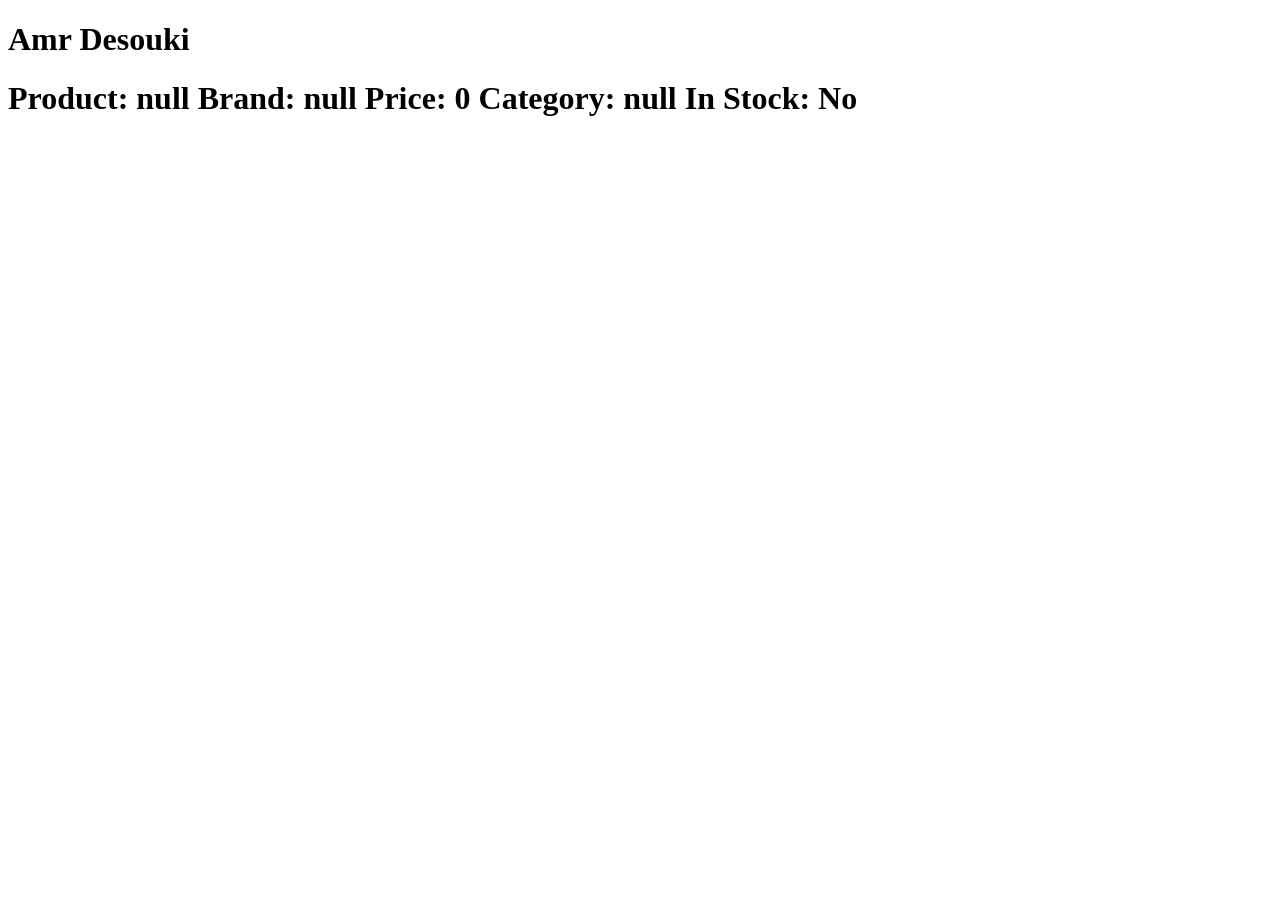
<file: Day-1/index.html>
<!DOCTYPE html>
<html lang="en">
<head>
    <meta charset="UTF-8">
    <meta name="viewport" content="width=device-width, initial-scale=1.0">
    
    <title>Document</title>
</head>
<body>
    
    <h1 id="mainTitle"> Amr Desouki </h1>
    <h1 id="result"></h1>
    <script src="js/script.js"></script>
</body>
</html>
</file>
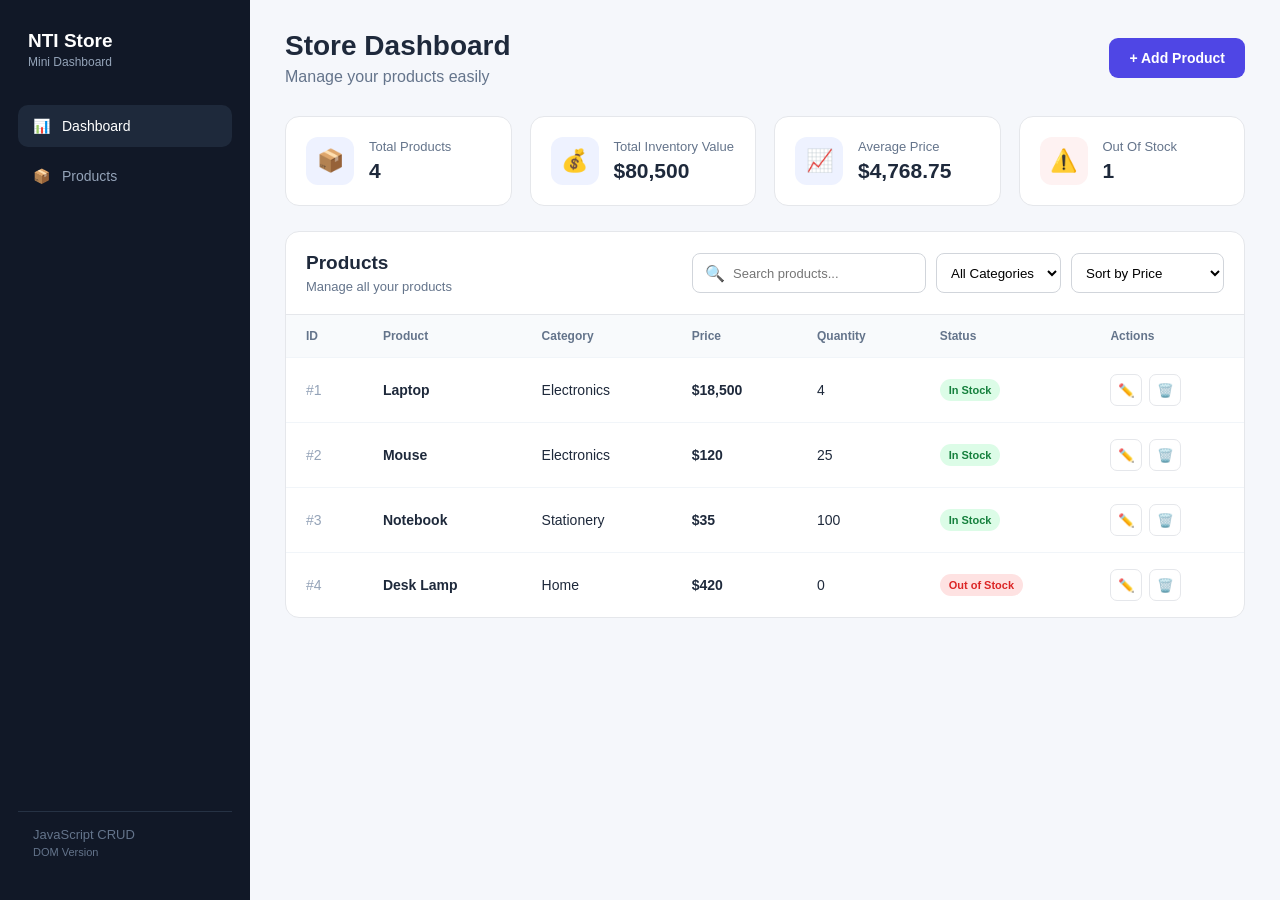
<file: Day-6/index.html>
<!DOCTYPE html>
<html lang="en">

<head>
    <meta charset="UTF-8">
    <meta name="viewport" content="width=device-width, initial-scale=1.0">
    <title>NTI Mini Store</title>
    <link rel="stylesheet" href="css/style.css">
</head>

<body>

    <aside class="sidebar">

        <div class="logo">
            

            <div>
                <h2>NTI Store</h2>
                <span>Mini Dashboard</span>
            </div>
        </div>

        <nav>
            <button class="nav-btn active">
                <span>📊</span>
                Dashboard
            </button>

            <button class="nav-btn">
                <span>📦</span>
                Products
            </button>
        </nav>

        <div class="sidebar-bottom">
            <p>JavaScript CRUD</p>
            <small>DOM Version</small>
        </div>

    </aside>


    <main class="main">

        <header>

            <div>
                <h1>Store Dashboard</h1>
                <p>Manage your products easily</p>
            </div>

            <button class="add-btn" id="openAddBtn">
                + Add Product
            </button>

        </header>


        <section>

            <div class="stats">

                <div class="stat-card">
                    <div class="stat-icon">📦</div>

                    <div>
                        <p>Total Products</p>
                        <h2 id="totalProducts">0</h2>
                    </div>
                </div>


                <div class="stat-card">
                    <div class="stat-icon">💰</div>

                    <div>
                        <p>Total Inventory Value</p>
                        <h2 id="totalValue">$0</h2>
                    </div>
                </div>


                <div class="stat-card">
                    <div class="stat-icon">📈</div>

                    <div>
                        <p>Average Price</p>
                        <h2 id="averagePrice">$0</h2>
                    </div>
                </div>


                <div class="stat-card danger">
                    <div class="stat-icon">⚠️</div>

                    <div>
                        <p>Out Of Stock</p>
                        <h2 id="outOfStock">0</h2>
                    </div>
                </div>

            </div>


            <div class="content-card">

                <div class="card-header">

                    <div>
                        <h2>Products</h2>
                        <p>Manage all your products</p>
                    </div>

                    <div class="actions">

                        <div class="search-box">
                            <span>🔍</span>

                            <input
                                type="text"
                                id="searchInput"
                                placeholder="Search products..."
                            >
                        </div>

                        <select id="categoryFilter">
                            <option value="all">All Categories</option>
                        </select>

                        <select id="sortPrice">
                            <option value="">Sort by Price</option>
                            <option value="asc">Price: Low → High</option>
                            <option value="desc">Price: High → Low</option>
                        </select>

                    </div>

                </div>


                <div class="table-container">

                    <table>

                        <thead>
                            <tr>
                                <th>ID</th>
                                <th>Product</th>
                                <th>Category</th>
                                <th>Price</th>
                                <th>Quantity</th>
                                <th>Status</th>
                                <th>Actions</th>
                            </tr>
                        </thead>

                        <tbody id="productsTable"></tbody>

                    </table>

                    <div id="emptyMessage" class="empty">
                        <div>📦</div>
                        <h3>No products found</h3>
                        <p>Try adding a new product.</p>
                    </div>

                </div>

            </div>

        </section>

    </main>


    <div class="modal-overlay" id="modalOverlay">

        <div class="modal">

            <div class="modal-header">

                <div>
                    <h2 id="modalTitle">Add Product</h2>
                    <p>Enter product information</p>
                </div>

                <button class="close-btn" id="closeModal">×</button>

            </div>


            <form id="productForm">

                <div class="form-group">

                    <label>Product Name</label>

                    <input
                        type="text"
                        id="productName"
                        placeholder="e.g. Keyboard"
                    >

                    <small class="error" id="nameError"></small>

                </div>


                <div class="form-row">

                    <div class="form-group">

                        <label>Price</label>

                        <input
                            type="number"
                            id="productPrice"
                            placeholder="350"
                        >

                        <small class="error" id="priceError"></small>

                    </div>


                    <div class="form-group">

                        <label>Quantity</label>

                        <input
                            type="number"
                            id="productQuantity"
                            placeholder="10"
                        >

                        <small class="error" id="quantityError"></small>

                    </div>

                </div>


                <div class="form-group">

                    <label>Category</label>

                    <input
                        type="text"
                        id="productCategory"
                        placeholder="e.g. Electronics"
                    >

                    <small class="error" id="categoryError"></small>

                </div>


                <div class="modal-buttons">

                    <button type="button" class="cancel-btn" id="cancelBtn">
                        Cancel
                    </button>

                    <button type="submit" class="save-btn">
                        Save Product
                    </button>

                </div>

            </form>

        </div>

    </div>


    <div class="modal-overlay" id="deleteOverlay">

        <div class="delete-modal">

            <div class="delete-icon">🗑️</div>

            <h2>Delete Product?</h2>

            <p>
                Are you sure you want to delete this product?
                This action cannot be undone.
            </p>

            <div class="modal-buttons">

                <button class="cancel-btn" id="cancelDelete">
                    Cancel
                </button>

                <button class="delete-btn" id="confirmDelete">
                    Delete
                </button>

            </div>

        </div>

    </div>


    <div id="toast" class="toast">
        <span>✓</span>
        <span id="toastMessage">Success</span>
    </div>


    <script src="js/script.js"></script>

</body>

</html>
</file>
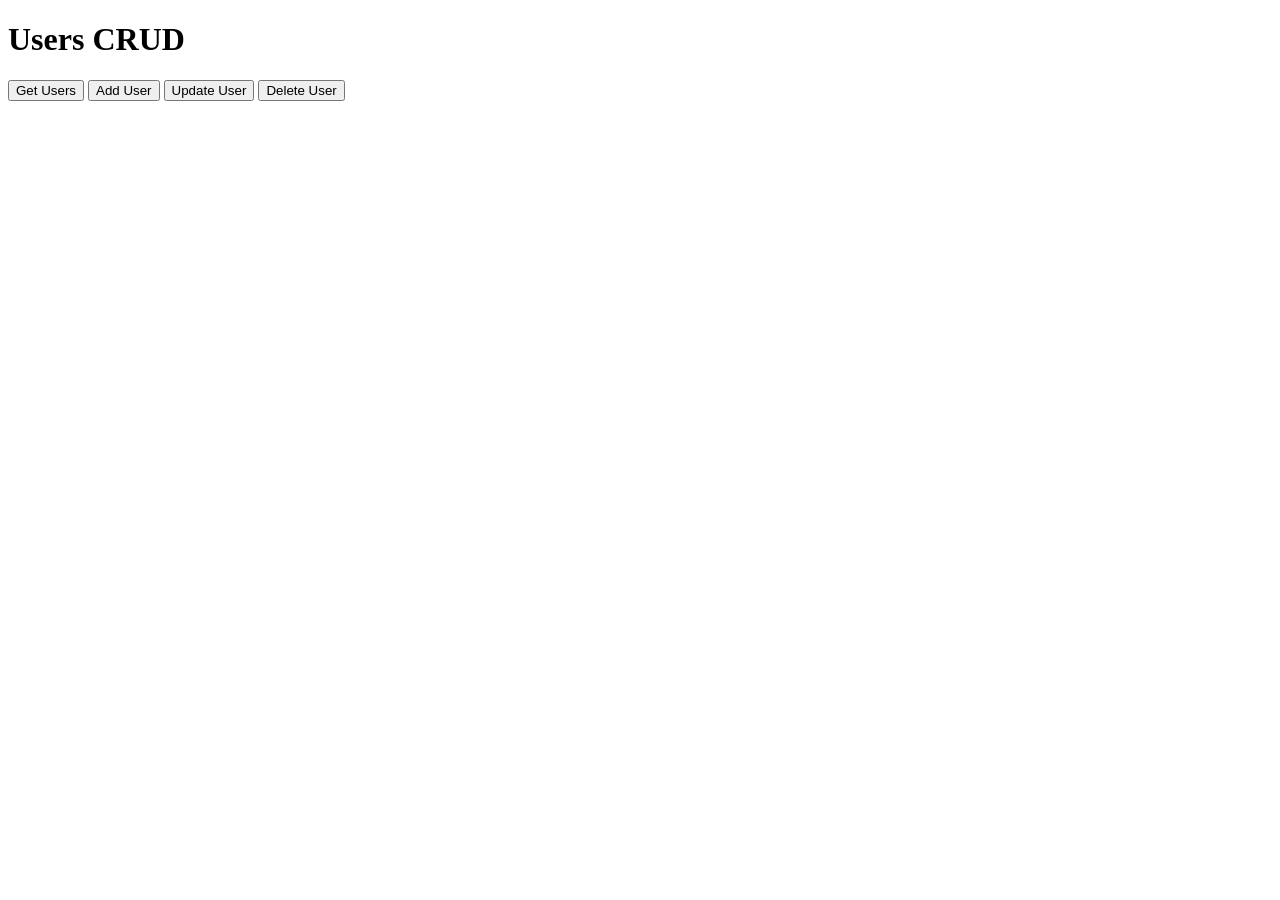
<file: Day-8/index.html>
<!DOCTYPE html>
<html lang="en">
<head>
    <meta charset="UTF-8">
    <meta name="viewport" content="width=device-width, initial-scale=1.0">
    <title>XHR</title>
</head>
<body>

    <h1>Users CRUD</h1>

    <button id="getBtn">Get Users</button>
    <button id="postBtn">Add User</button>
    <button id="putBtn">Update User</button>
    <button id="deleteBtn">Delete User</button>

    <div id="result"></div>

    <script type="module" src="main.js"></script>
</body>
</html>
</file>
<file: Day-6/css/style.css>
* {
    margin: 0;
    padding: 0;
    box-sizing: border-box;
}

body {
    font-family: Arial, sans-serif;
    background: #f5f7fb;
    color: #1e293b;
}

.sidebar {
    position: fixed;
    left: 0;
    top: 0;
    width: 250px;
    height: 100vh;
    background: #111827;
    color: white;
    padding: 25px 18px;
    display: flex;
    flex-direction: column;
}

.logo {
    display: flex;
    align-items: center;
    gap: 12px;
    padding: 5px 10px 35px;
}

.logo-icon {
    width: 42px;
    height: 42px;
    background: #4f46e5;
    border-radius: 12px;
    display: flex;
    align-items: center;
    justify-content: center;
    font-size: 22px;
    font-weight: bold;
}

.logo h2 {
    font-size: 19px;
}

.logo span {
    color: #94a3b8;
    font-size: 12px;
}

nav {
    display: flex;
    flex-direction: column;
    gap: 8px;
}

.nav-btn {
    border: none;
    background: transparent;
    color: #94a3b8;
    padding: 13px 15px;
    border-radius: 10px;
    text-align: left;
    font-size: 14px;
    cursor: pointer;
    display: flex;
    align-items: center;
    gap: 12px;
}

.nav-btn:hover,
.nav-btn.active {
    background: #1e293b;
    color: white;
}

.sidebar-bottom {
    margin-top: auto;
    padding: 15px;
    border-top: 1px solid #263244;
    color: #64748b;
}

.sidebar-bottom p {
    font-size: 13px;
}

.sidebar-bottom small {
    font-size: 11px;
}

.main {
    margin-left: 250px;
    padding: 30px 35px;
}

header {
    display: flex;
    justify-content: space-between;
    align-items: center;
    margin-bottom: 30px;
}

header h1 {
    font-size: 28px;
}

header p {
    margin-top: 6px;
    color: #64748b;
}

.add-btn {
    border: none;
    background: #4f46e5;
    color: white;
    padding: 12px 20px;
    border-radius: 9px;
    font-size: 14px;
    font-weight: bold;
    cursor: pointer;
}

.add-btn:hover {
    background: #4338ca;
}

.stats {
    display: grid;
    grid-template-columns: repeat(4, 1fr);
    gap: 18px;
    margin-bottom: 25px;
}

.stat-card {
    background: white;
    border: 1px solid #e5e7eb;
    border-radius: 14px;
    padding: 20px;
    display: flex;
    align-items: center;
    gap: 15px;
}

.stat-icon {
    width: 48px;
    height: 48px;
    border-radius: 12px;
    background: #eef2ff;
    display: flex;
    align-items: center;
    justify-content: center;
    font-size: 22px;
}

.stat-card p {
    color: #64748b;
    font-size: 13px;
    margin-bottom: 5px;
}

.stat-card h2 {
    font-size: 21px;
}

.stat-card.danger .stat-icon {
    background: #fef2f2;
}

.content-card {
    background: white;
    border: 1px solid #e5e7eb;
    border-radius: 14px;
    overflow: hidden;
}

.card-header {
    padding: 20px;
    display: flex;
    justify-content: space-between;
    align-items: center;
    border-bottom: 1px solid #e5e7eb;
}

.card-header h2 {
    font-size: 19px;
}

.card-header p {
    color: #64748b;
    font-size: 13px;
    margin-top: 5px;
}

.actions {
    display: flex;
    gap: 10px;
}

.search-box {
    border: 1px solid #d1d5db;
    border-radius: 8px;
    padding: 0 12px;
    height: 40px;
    display: flex;
    align-items: center;
    gap: 8px;
}

.search-box input {
    border: none;
    outline: none;
    width: 180px;
    font-size: 13px;
}

.actions select {
    border: 1px solid #d1d5db;
    border-radius: 8px;
    padding: 0 10px;
    outline: none;
    background: white;
    cursor: pointer;
}

.table-container {
    min-height: 300px;
    overflow-x: auto;
}

table {
    width: 100%;
    border-collapse: collapse;
}

thead {
    background: #f8fafc;
}

th {
    color: #64748b;
    font-size: 12px;
    text-align: left;
    padding: 14px 20px;
}

td {
    padding: 16px 20px;
    border-top: 1px solid #f1f5f9;
    font-size: 14px;
}

tbody tr:hover {
    background: #fafafa;
}

.product-name {
    font-weight: bold;
}

.product-id {
    color: #94a3b8;
}

.price {
    font-weight: bold;
}

.status {
    display: inline-block;
    padding: 5px 9px;
    border-radius: 20px;
    font-size: 11px;
    font-weight: bold;
}

.in-stock {
    background: #dcfce7;
    color: #15803d;
}

.out-stock {
    background: #fee2e2;
    color: #dc2626;
}

.action-buttons {
    display: flex;
    gap: 7px;
}

.action-btn {
    width: 32px;
    height: 32px;
    border: 1px solid #e5e7eb;
    background: white;
    border-radius: 7px;
    cursor: pointer;
}

.action-btn:hover {
    background: #f1f5f9;
}

.empty {
    display: none;
    text-align: center;
    padding: 70px 20px;
    color: #64748b;
}

.empty div {
    font-size: 40px;
    margin-bottom: 10px;
}

.empty h3 {
    color: #334155;
    margin-bottom: 5px;
}

.modal-overlay {
    position: fixed;
    inset: 0;
    background: rgba(15, 23, 42, 0.55);
    display: none;
    align-items: center;
    justify-content: center;
    z-index: 100;
}

.modal-overlay.show {
    display: flex;
}

.modal {
    background: white;
    width: 500px;
    max-width: 90%;
    border-radius: 16px;
    padding: 25px;
}

.modal-header {
    display: flex;
    justify-content: space-between;
    margin-bottom: 25px;
}

.modal-header h2 {
    font-size: 20px;
}

.modal-header p {
    color: #64748b;
    font-size: 13px;
    margin-top: 5px;
}

.close-btn {
    border: none;
    background: #f1f5f9;
    width: 34px;
    height: 34px;
    border-radius: 8px;
    font-size: 22px;
    cursor: pointer;
}

.form-group {
    margin-bottom: 18px;
}

.form-row {
    display: grid;
    grid-template-columns: 1fr 1fr;
    gap: 15px;
}

.form-group label {
    display: block;
    font-size: 13px;
    font-weight: bold;
    margin-bottom: 7px;
}

.form-group input {
    width: 100%;
    height: 42px;
    border: 1px solid #d1d5db;
    border-radius: 8px;
    padding: 0 12px;
    outline: none;
}

.form-group input:focus {
    border-color: #4f46e5;
}

.error {
    display: block;
    color: #dc2626;
    font-size: 11px;
    margin-top: 5px;
}

.modal-buttons {
    display: flex;
    justify-content: flex-end;
    gap: 10px;
    margin-top: 25px;
}

.cancel-btn,
.save-btn,
.delete-btn {
    border: none;
    padding: 11px 18px;
    border-radius: 8px;
    font-weight: bold;
    cursor: pointer;
}

.cancel-btn {
    background: #f1f5f9;
    color: #334155;
}

.save-btn {
    background: #4f46e5;
    color: white;
}

.delete-btn {
    background: #ef4444;
    color: white;
}

.delete-modal {
    background: white;
    width: 400px;
    max-width: 90%;
    border-radius: 16px;
    padding: 30px;
    text-align: center;
}

.delete-icon {
    width: 60px;
    height: 60px;
    background: #fee2e2;
    border-radius: 50%;
    display: flex;
    align-items: center;
    justify-content: center;
    font-size: 25px;
    margin: auto auto 15px;
}

.delete-modal h2 {
    margin-bottom: 8px;
}

.delete-modal p {
    color: #64748b;
    font-size: 14px;
    line-height: 1.6;
}

.toast {
    position: fixed;
    right: 25px;
    bottom: 25px;
    background: #111827;
    color: white;
    padding: 13px 18px;
    border-radius: 9px;
    display: flex;
    gap: 10px;
    align-items: center;
    transform: translateY(100px);
    opacity: 0;
    transition: 0.3s;
    z-index: 200;
}

.toast.show {
    transform: translateY(0);
    opacity: 1;
}

@media (max-width: 1100px) {
    .stats {
        grid-template-columns: repeat(2, 1fr);
    }

    .card-header {
        flex-direction: column;
        align-items: flex-start;
        gap: 15px;
    }
}

@media (max-width: 800px) {
    .sidebar {
        width: 70px;
    }

    .logo h2,
    .logo span {
        display: none;
    }

    .nav-btn {
        font-size: 0;
    }

    .nav-btn span {
        font-size: 18px;
    }

    .sidebar-bottom {
        display: none;
    }

    .main {
        margin-left: 70px;
    }
}

@media (max-width: 600px) {
    .main {
        padding: 20px 15px;
    }

    header {
        align-items: flex-start;
        gap: 15px;
    }

    .stats {
        grid-template-columns: 1fr;
    }

    .actions {
        width: 100%;
        flex-wrap: wrap;
    }

    .search-box {
        width: 100%;
    }

    .search-box input {
        width: 100%;
    }

    .form-row {
        grid-template-columns: 1fr;
    }
}
</file>
